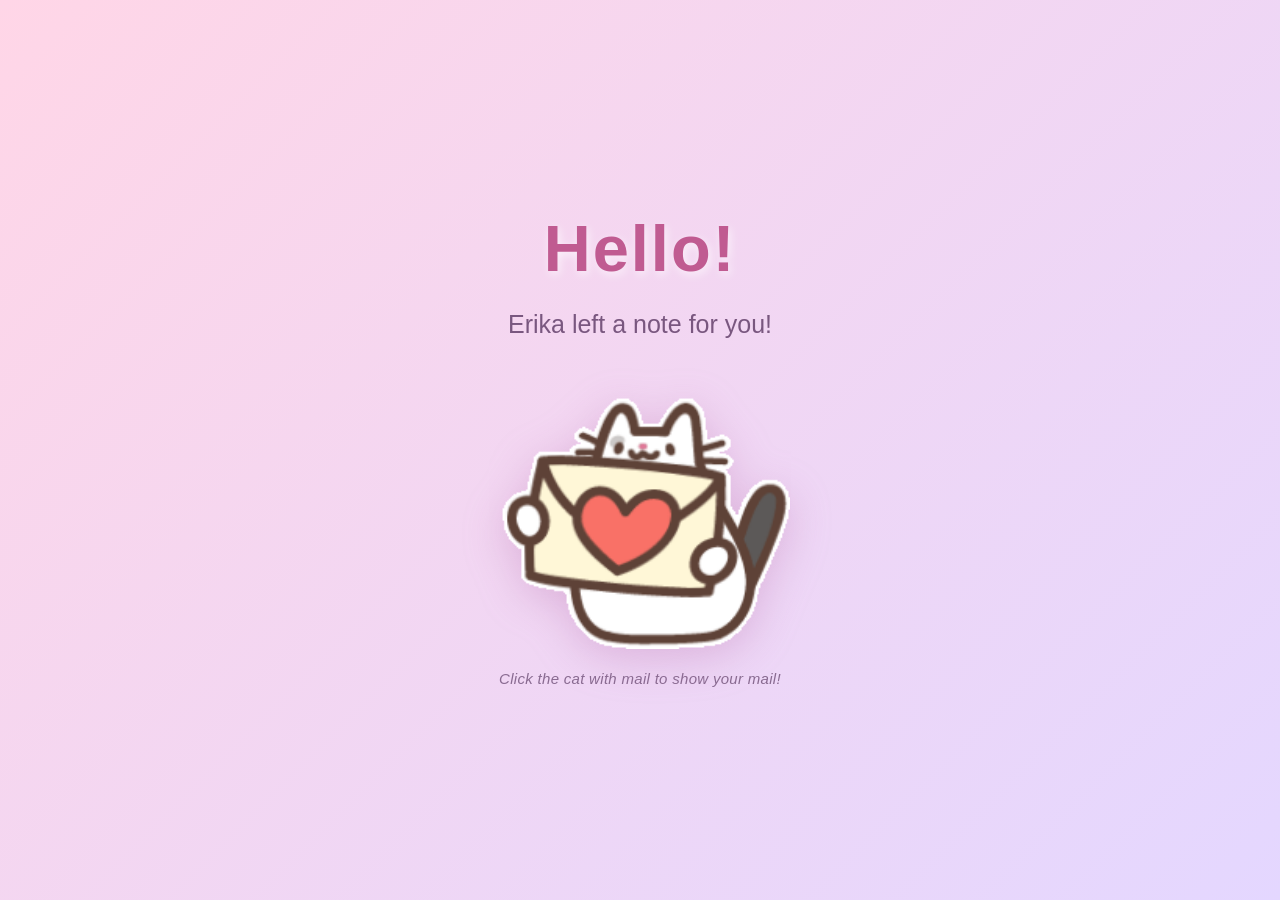
<file: index.html>
<!DOCTYPE html>
<html lang="en">
    <head>
    <meta charset ="UTF-8" />
  <meta name="viewport" content="width=device-width,initial-scale=1.0" />
  <title id="title">Wave 57</title>
  <link rel="stylesheet" href="./style.css" />
  <script src="music.js"></script>
    </head>

<body>
<div class="Greetings">Hello!</div>
<div class="Body">Erika left a note for you!</div>
<a href="mainpage.html" target="_blank">
    <img src="Photos/mail-love.gif" alt="main page" width="300">
</a>
<div class="note">Click the cat with mail to show your mail!</div>
    
<audio id="backgroundMusic" loop preload="auto">
        <source
            src="./bgmusic.mp3"
            type="audio/mpeg">
</audio>


</body>
</file>
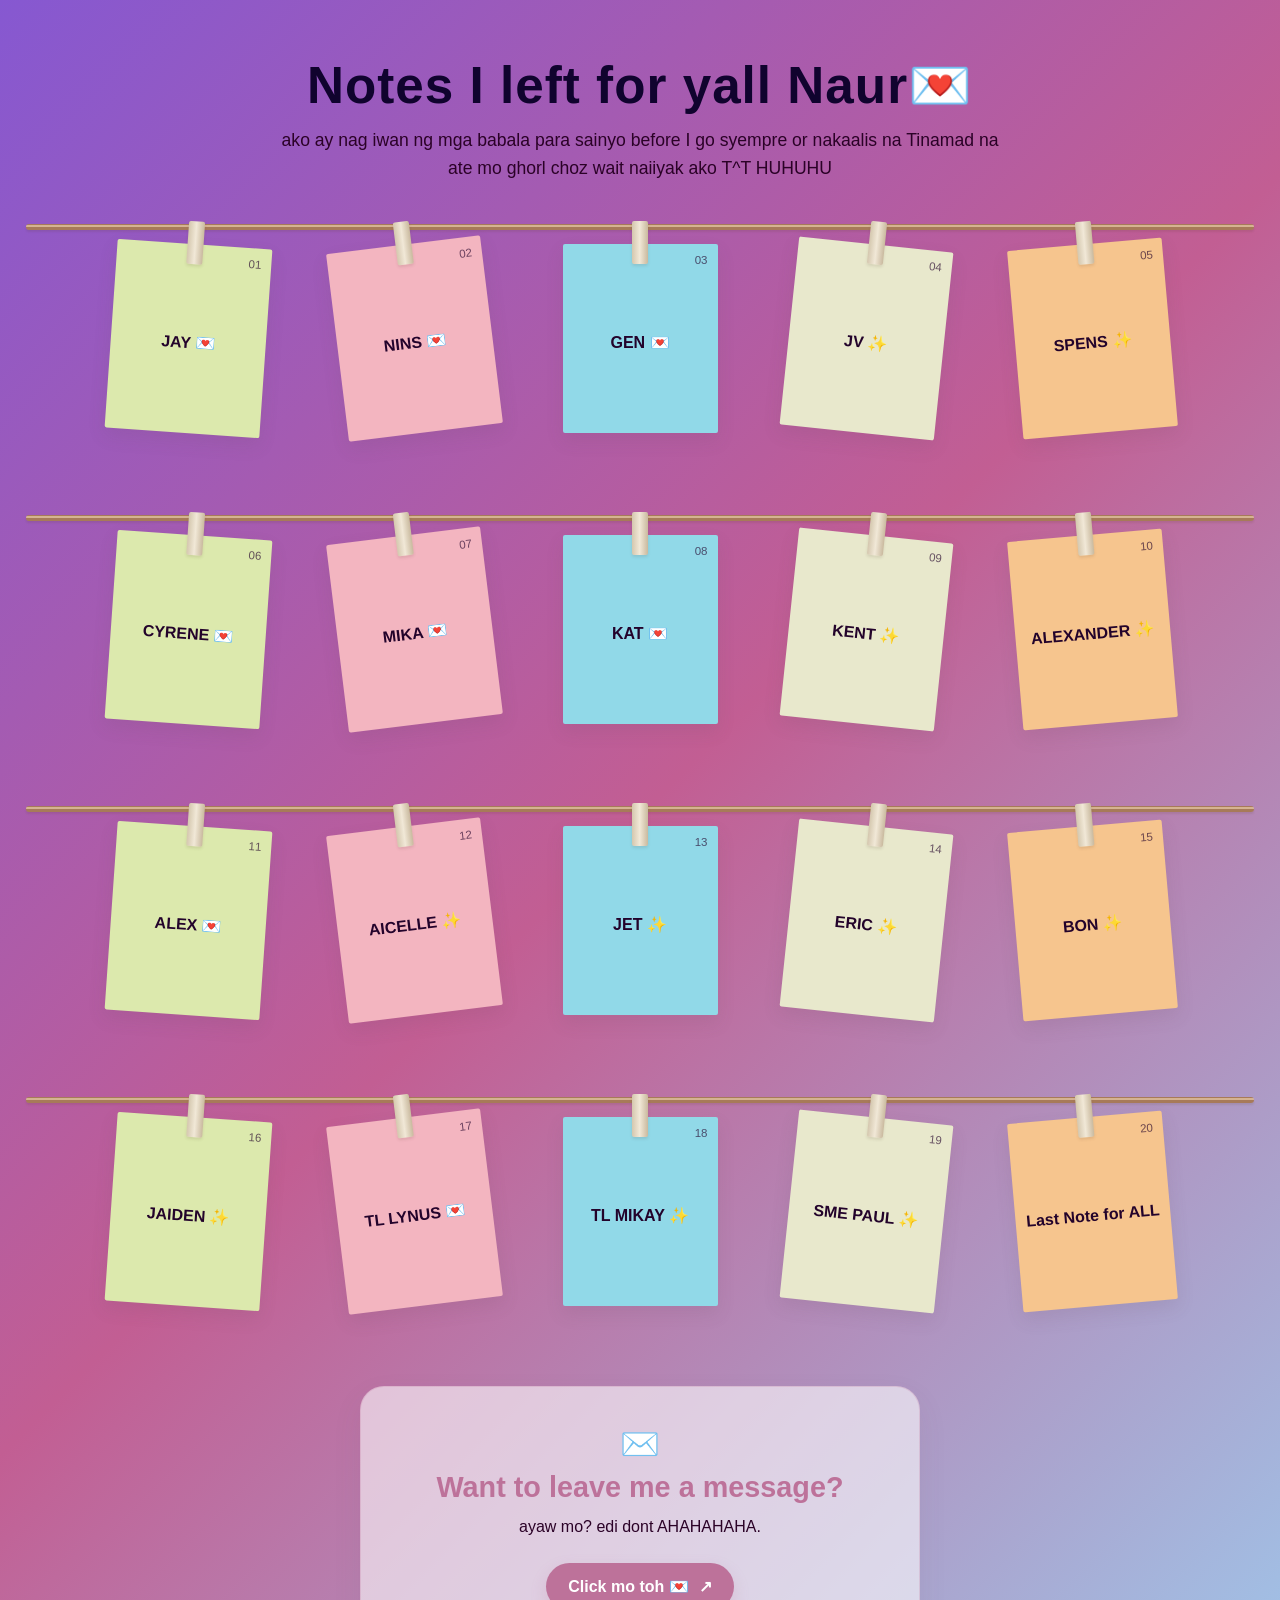
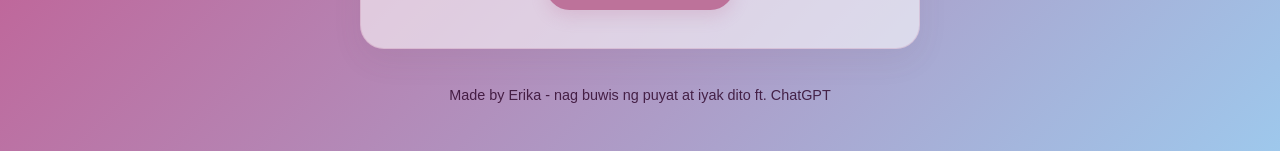
<file: mainpage.html>
<!DOCTYPE html>
<html lang="en">
<head>
  <meta charset="UTF-8">
  <meta name="viewport" content="width=device-width, initial-scale=1.0">
  <title>Little Notes for You 💌</title>
   <link rel="stylesheet" href="./mainpage.css" />
  <script src="script.js" defer></script>
  <script src="music.js" defer></script>
</head>
<body>
  <header>
    <h1>Notes I left for yall Naur💌</h1>
    <p>ako ay nag iwan ng mga babala para sainyo before I go syempre or nakaalis na Tinamad na ate mo ghorl choz wait naiiyak ako T^T HUHUHU </p>
  </header>

  <main class="clotheslines" aria-label="Twenty clickable notes">
    <section class="line-row" aria-label="Notes 1 to 5">
      <button class="note" data-index="0"><span class="note-number">01</span><span class="note-label">JAY 💌</span></button>
      <button class="note" data-index="1"><span class="note-number">02</span><span class="note-label">NINS 💌</span></button>
      <button class="note" data-index="2"><span class="note-number">03</span><span class="note-label">GEN 💌</span></button>
      <button class="note" data-index="3"><span class="note-number">04</span><span class="note-label">JV ✨</span></button>
      <button class="note" data-index="4"><span class="note-number">05</span><span class="note-label">SPENS ✨</span></button>
    </section>
    <section class="line-row" aria-label="Notes 6 to 10">
      <button class="note" data-index="5"><span class="note-number">06</span><span class="note-label">CYRENE 💌</span></button>
      <button class="note" data-index="6"><span class="note-number">07</span><span class="note-label">MIKA 💌</span></button>
      <button class="note" data-index="7"><span class="note-number">08</span><span class="note-label">KAT 💌</span></button>
      <button class="note" data-index="8"><span class="note-number">09</span><span class="note-label">KENT ✨</span></button>
      <button class="note" data-index="9"><span class="note-number">10</span><span class="note-label">ALEXANDER ✨</span></button>
    </section>
    <section class="line-row" aria-label="Notes 11 to 15">
      <button class="note" data-index="10"><span class="note-number">11</span><span class="note-label">ALEX 💌</span></button>
      <button class="note" data-index="11"><span class="note-number">12</span><span class="note-label">AICELLE ✨</span></button>
      <button class="note" data-index="12"><span class="note-number">13</span><span class="note-label">JET ✨</span></button>
      <button class="note" data-index="13"><span class="note-number">14</span><span class="note-label">ERIC ✨</span></button>
      <button class="note" data-index="14"><span class="note-number">15</span><span class="note-label">BON ✨</span></button>
    </section>
    <section class="line-row" aria-label="Notes 16 to 20">
      <button class="note" data-index="15"><span class="note-number">16</span><span class="note-label">JAIDEN ✨</span></button>
      <button class="note" data-index="16"><span class="note-number">17</span><span class="note-label">TL LYNUS 💌</span></button>
      <button class="note" data-index="17"><span class="note-number">18</span><span class="note-label">TL MIKAY ✨</span></button>
      <button class="note" data-index="18"><span class="note-number">19</span><span class="note-label">SME PAUL ✨</span></button>
      <button class="note" data-index="19"><span class="note-number">20</span><span class="note-label">Last Note for ALL</span></button>
    </section>
  </main>

  <section class="leave-message" aria-labelledby="leaveMessageTitle">
    <div class="leave-icon" aria-hidden="true">✉️</div>
    <h2 id="leaveMessageTitle">Want to leave me a message?</h2>
    <p>ayaw mo? edi dont AHAHAHAHA.</p>
    <a class="form-link" href="message.html" target="_blank" rel="noopener noreferrer">
      Click mo toh 💌 <span aria-hidden="true">↗</span>
    </a>
  </section>

  <p class="hint">Made by Erika - nag buwis ng puyat at iyak dito ft. ChatGPT</p> 

  <div class="modal" id="messageModal" role="dialog" aria-modal="true" aria-labelledby="messageTitle">
    <article class="letter">
      <button class="close" id="closeModal" aria-label="Close message">&times;</button>
      <div class="heart">💌</div>
      <h2 id="messageTitle">A little note for you</h2>
      <p id="messageText"></p>
    </article>
  </div>

  <audio id="backgroundMusic" loop preload="auto">
        <source
            src="./bgmusic.mp3"
            type="audio/mpeg">
    </audio>
</body>
</html>
</file>
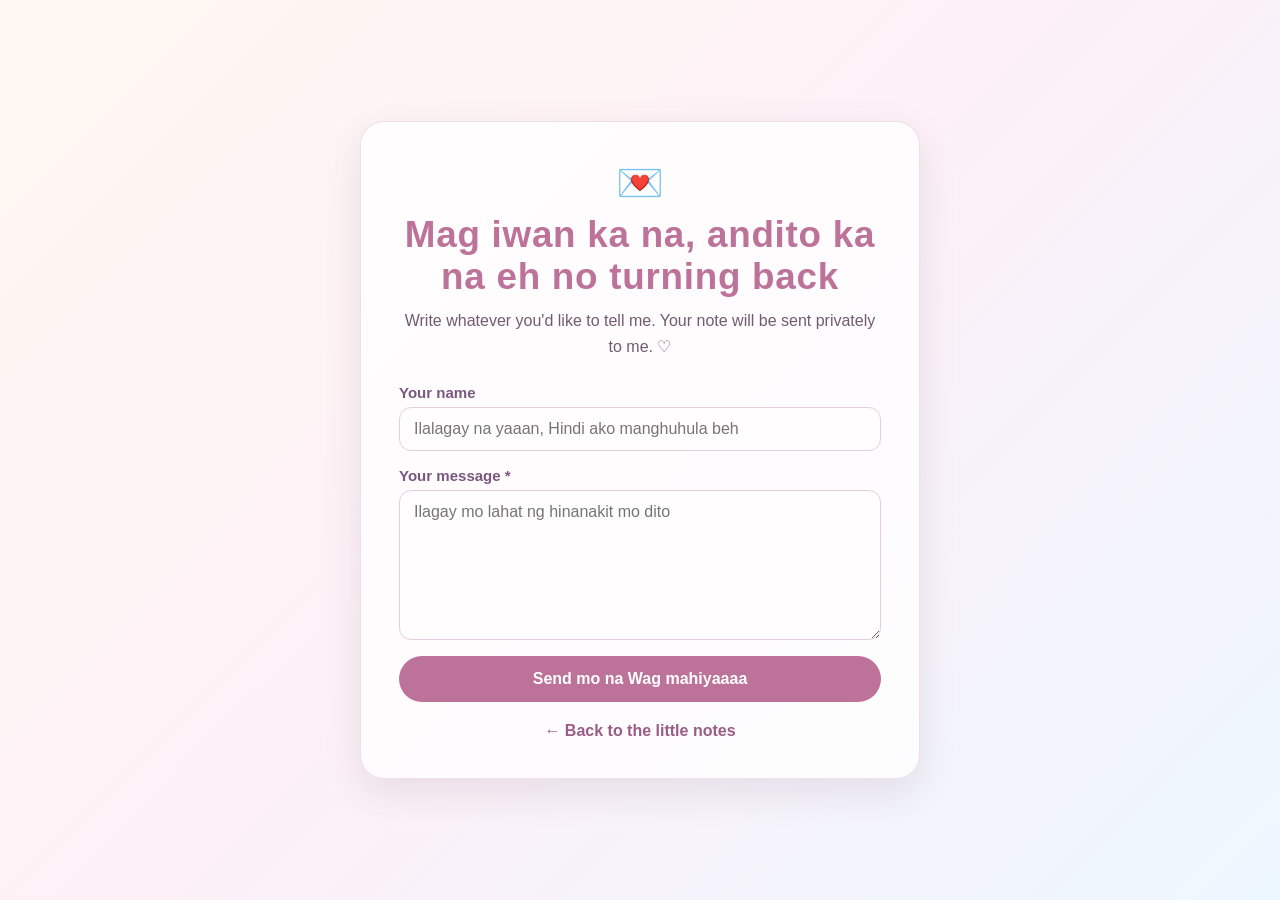
<file: message.html>
<!DOCTYPE html>
<html lang="en">
<head>
  <meta charset="UTF-8">
  <meta name="viewport" content="width=device-width, initial-scale=1.0">
  <title>Leave Erika a Message 💌</title>
  <link rel="stylesheet" href="./message.css">
  <script src="message.js" defer></script>
</head>
<body class="message-page">
  <main class="message-card">
    <div class="message-emoji" aria-hidden="true">💌</div>
    <h1>Mag iwan ka na, andito ka na eh no turning back</h1>
    <p class="intro">Write whatever you'd like to tell me. Your note will be sent privately to me. ♡</p>

    <form class="message-form" id="messageForm">
  
      <input type="hidden" name="access_key" value="a12e560e-4b86-4690-8ce2-b3a97bf4ece1">
      <input type="hidden" name="subject" value="A new message from Wave 57">
      <input type="checkbox" name="botcheck" class="hidden" style="display:none">

      <div>
        <label for="senderName">Your name</label>
        <input id="senderName" name="name" type="text" maxlength="100" placeholder="Ilalagay na yaaan, Hindi ako manghuhula beh">
      </div>
      <div>
        <label for="senderMessage">Your message *</label>
        <textarea id="senderMessage" name="message" maxlength="5000" required placeholder="Ilagay mo lahat ng hinanakit mo dito"></textarea>
      </div>

      <button class="message-submit" id="submitMessage" type="submit">Send mo na Wag mahiyaaaa</button>
      <p class="form-status" id="formStatus" role="status" aria-live="polite"></p>
    </form>

    <div style="text-align:center">
      <a class="back-link" href="index.html">← Back to the little notes</a>
    </div>
  </main>
</body>
</html>
</file>
<file: style.css>
* {
    margin: 0;
    padding: 0;
    box-sizing: border-box;
}

html {
    min-height: 100%;
}

body {
    min-height: 100vh;
    min-height: 100dvh;
    width: 100%;

    display: flex;
    flex-direction: column;
    justify-content: center;
    align-items: center;

    text-align: center;
    padding: 40px 20px;
    gap: 18px;

    background: linear-gradient(
        135deg,
        #ffd6e7,
        #e4d7ff,
        #c9edff,
        #ffe4f3
    );

    background-size: 300% 300%;
    animation: gradientMove 12s ease infinite;

    font-family: "Segoe UI", Arial, sans-serif;
    color: #674568;

    overflow-wrap: break-word;
}
@keyframes gradientMove {
    0% {
        background-position: 0% 50%;
    }

    50% {
        background-position: 100% 50%;
    }

    100% {
        background-position: 0% 50%;
    }
}

.Greetings {
    font-size: clamp(38px, 8vw, 65px);
    font-weight: 700;
    line-height: 1.2;
    color: #c05b91;
    letter-spacing: 2px;

    text-shadow: 2px 3px 10px #ffffffaa;
}

.Body {
    width: 100%;
    max-width: 500px;

    font-size: clamp(17px, 4vw, 25px);
    line-height: 1.5;
    color: #79577f;
}

a {
    display: inline-block;
    max-width: 100%;

    border-radius: 25px;
    text-decoration: none;

    transition: transform 0.3s ease,
                filter 0.3s ease;

    -webkit-tap-highlight-color: transparent;
}

a img {
    display: block;

    width: clamp(180px, 65vw, 300px);
    max-width: 100%;
    height: auto;

    border-radius: 25px;

    filter: drop-shadow(
        0 10px 20px #b66eaa55
    );
}

@media (hover: hover) and (pointer: fine) {
    a:hover {
        transform: scale(1.06);
        filter: brightness(1.05);
    }
}

a:active {
    transform: scale(0.96);
}

a:focus-visible {
    outline: 3px solid #c05b91;
    outline-offset: 6px;
}

.note {
    width: 100%;
    max-width: 350px;

    font-size: clamp(13px, 3.5vw, 15px);
    line-height: 1.6;

    color: #896b91;
    font-style: italic;
    letter-spacing: 0.3px;
}

@media (max-width: 380px) {
    body {
        padding: 25px 16px;
        gap: 14px;
    }

    .Greetings {
        letter-spacing: 1px;
    }

    a img {
        width: min(220px, 70vw);
    }
}

@media (max-height: 500px) and (orientation: landscape) {
    body {
        justify-content: flex-start;
        padding-top: 20px;
        padding-bottom: 20px;
        gap: 12px;
    }

    .Greetings {
        font-size: clamp(30px, 7vh, 42px);
    }

    a img {
        width: min(150px, 35vw);
    }
}

@media (prefers-reduced-motion: reduce) {
    body {
        animation: none;
    }

    a {
        transition: none;
    }
}
</file>
<file: mainpage.css>
:root {
  --ink: #2b0227;
  --paper-shadow: 0 8px 18px rgba(100, 75, 90, .12);
}

* { box-sizing: border-box; }

body {
  margin: 0;
  min-height: 100vh;
  padding: clamp(24px, 5vw, 56px) clamp(14px, 4vw, 44px) 48px;
  font-family: "Segoe UI", Tahoma, sans-serif;
  color: var(--ink);
  background: linear-gradient(135deg, #8658d1, #c25e93 48%, #9ec8ec);
  text-align: center;
}

header { max-width: 720px; margin: 0 auto 34px; }

h1 {
  margin: 0 0 10px;
  font-size: clamp(2rem, 6vw, 3.2rem);
  color: #10032e;
  letter-spacing: .02em;
}

header p {
  margin: 0;
  font-size: clamp(.95rem, 2.6vw, 1.1rem);
  line-height: 1.6;
}

.clotheslines {
  width: min(1100px, 100%);
  margin: 0 auto;
  display: grid;
  gap: clamp(40px, 7vw, 74px);
}

.line-row {
  position: relative;
  display: grid;
  grid-template-columns: repeat(5, minmax(0, 1fr));
  gap: clamp(10px, 3vw, 30px);
  padding: 18px 0 0;
}

.line-row::before {
  content: "";
  position: absolute;
  z-index: 0;
  left: -5vw;
  right: -5vw;
  top: 8px;
  height: 6px;
  border-radius: 10px;
  background: repeating-linear-gradient(0deg, #a77a59 0 3px, #d5b391 3px 5px);
  box-shadow: 0 2px 2px rgba(80, 55, 35, .12);
}

.note {
  --paper: #dce9ad;
  position: relative;
  z-index: 1;
  justify-self: center;
  width: 100%;
  max-width: 155px;
  min-width: 0;
  aspect-ratio: .82;
  margin-top: 10px;
  padding: 20px 10px 12px;
  border: 0;
  border-radius: 2px;
  background: var(--paper);
  color: #23032b;
  box-shadow: var(--paper-shadow);
  cursor: pointer;
  font: inherit;
  display: flex;
  align-items: center;
  justify-content: center;
  transition: transform .22s ease, box-shadow .22s ease;
  transform: rotate(var(--tilt, -2deg));
  -webkit-tap-highlight-color: transparent;
}

.note::before {
  content: "";
  position: absolute;
  z-index: 2;
  top: -23px;
  left: calc(50% - 8px);
  width: 16px;
  height: 43px;
  border-radius: 2px;
  background: linear-gradient(90deg, #d4c7ae, #f1e8d7 48%, #c9b99e);
  box-shadow: 0 2px 3px rgba(80, 60, 40, .12);
}

.note::after {
  content: "";
  position: absolute;
  top: -18px;
  left: calc(50% - 2px);
  width: 4px;
  height: 4px;
  border-radius: 50%;
  background: #fff8e9;
  box-shadow: 0 13px 0 #fff8e9;
}

.note-number {
  position: absolute;
  top: 10px;
  right: 10px;
  font-size: .72rem;
  opacity: .65;
}

.note-label {
  font-size: clamp(.82rem, 1.7vw, 1rem);
  font-weight: 600;
  line-height: 1.35;
  overflow-wrap: anywhere;
}

.note:hover, .note:focus-visible {
  transform: translateY(-5px) rotate(0deg);
  box-shadow: 0 14px 24px rgba(100, 75, 90, .2);
  outline: 3px solid rgba(189, 114, 154, .35);
  outline-offset: 3px;
}

.note:active { transform: scale(.97); }

.note:nth-child(5n + 1) { --paper: #dce9ad; --tilt: 4deg; }
.note:nth-child(5n + 2) { --paper: #f3b5c0; --tilt: -7deg; }
.note:nth-child(5n + 3) { --paper: #91d9e8; --tilt: 0deg; }
.note:nth-child(5n + 4) { --paper: #e8e8cc; --tilt: 6deg; }
.note:nth-child(5n)     { --paper: #f6c58e; --tilt: -5deg; }
.note:nth-child(7n)     { --paper: #d9c5f0; }

.hint { margin: 38px auto 0; font-size: .9rem; opacity: .8; }

.modal {
  position: fixed;
  inset: 0;
  z-index: 10;
  display: none;
  align-items: center;
  justify-content: center;
  padding: 20px;
  background: rgba(76, 57, 75, .4);
  backdrop-filter: blur(5px);
}

.modal.open { display: flex; }

.letter {
  position: relative;
  width: min(460px, 100%);
  max-height: 85vh;
  overflow-y: auto;
  padding: 34px 26px 28px;
  border: 1px solid rgba(255,255,255,.8);
  border-radius: 22px;
  background: linear-gradient(145deg, #fffdf7, #fff0f6);
  box-shadow: 0 24px 70px rgba(54, 35, 54, .25);
  animation: pop-in .22s ease-out;
}

@keyframes pop-in {
  from { opacity: 0; transform: translateY(10px) scale(.97); }
  to { opacity: 1; transform: translateY(0) scale(1); }
}

.letter .heart { font-size: 2rem; margin-bottom: 8px; }
.letter h2 { margin: 0 32px 14px; color: #bd729a; font-size: 1.6rem; }
.letter p { white-space: pre-line; line-height: 1.75; margin: 0; overflow-wrap: anywhere; }

.close {
  position: absolute;
  top: 12px;
  right: 14px;
  width: 38px;
  height: 38px;
  border: 0;
  border-radius: 50%;
  background: #f7dce9;
  color: #805b75;
  font-size: 1.45rem;
  cursor: pointer;
}

.close:hover { background: #f1c6db; }

@media (max-width: 650px) {
  body { padding-left: 16px; padding-right: 16px; }
  .clotheslines { gap: 42px; }
  .line-row { gap: 9px; grid-template-columns: repeat(5, minmax(0, 1fr)); }
  .note { aspect-ratio: .72; padding: 18px 5px 8px; margin-top: 8px; }
  .note::before { top: -21px; height: 39px; width: 13px; left: calc(50% - 6.5px); }
  .note::after { top: -16px; left: calc(50% - 2px); }
  .note-label { font-size: clamp(.62rem, 2.6vw, .85rem); }
  .note-number { top: 6px; right: 5px; font-size: .6rem; }
  .line-row::before { left: -16px; right: -16px; }
}

@media (max-width: 360px) {
  .line-row { gap: 6px; }
  .note { padding-left: 3px; padding-right: 3px; }
  .note-label { font-size: .6rem; }
}


.leave-message {
  width: min(560px, 100%);
  margin: clamp(46px, 8vw, 80px) auto 0;
  padding: clamp(24px, 5vw, 38px) clamp(18px, 4vw, 32px);
  border: 1px solid rgba(189, 114, 154, .22);
  border-radius: 24px;
  background: rgba(255, 255, 255, .58);
  box-shadow: 0 12px 30px rgba(100, 75, 90, .08);
}

.leave-icon { font-size: 2rem; margin-bottom: 8px; }

.leave-message h2 {
  margin: 0 0 10px;
  color: #bd729a;
  font-size: clamp(1.3rem, 4vw, 1.8rem);
}

.leave-message p {
  margin: 0 auto 22px;
  max-width: 420px;
  line-height: 1.65;
  font-size: clamp(.92rem, 2.5vw, 1rem);
}

.form-link {
  display: inline-flex;
  align-items: center;
  justify-content: center;
  gap: 10px;
  max-width: 100%;
  padding: 13px 22px;
  border-radius: 999px;
  background: #bd729a;
  color: #fff;
  text-decoration: none;
  font-weight: 700;
  line-height: 1.35;
  box-shadow: 0 7px 16px rgba(189, 114, 154, .22);
  transition: transform .2s ease, background .2s ease, box-shadow .2s ease;
  overflow-wrap: anywhere;
}

.form-link:hover,
.form-link:focus-visible {
  background: #a95e86;
  transform: translateY(-2px);
  box-shadow: 0 10px 22px rgba(189, 114, 154, .3);
}

.form-link:focus-visible {
  outline: 3px solid #d9a8c4;
  outline-offset: 4px;
}

@media (max-width: 420px) {
  .leave-message { border-radius: 18px; }
  .form-link { width: 100%; padding: 13px 15px; }
}

@media (prefers-reduced-motion: reduce) {
  .form-link { transition: none; }
}

@media (prefers-reduced-motion: reduce) {
  *, *::before, *::after { animation: none !important; transition: none !important; }
}


.message-page {
  min-height: 100vh;
  min-height: 100dvh;
  display: flex;
  flex-direction: column;
  justify-content: center;
  align-items: center;
  padding: 28px 16px;
}

.message-card {
  width: min(560px, 100%);
  margin: 0 auto;
  padding: clamp(22px, 5vw, 38px);
  border: 1px solid rgba(189, 114, 154, .22);
  border-radius: 24px;
  background: rgba(255, 255, 255, .78);
  box-shadow: 0 14px 38px rgba(100, 75, 90, .12);
  text-align: left;
}

.message-card .message-emoji { text-align: center; font-size: 2.4rem; }
.message-card h1 {
  margin: 8px 0 10px;
  color: #bd729a;
  font-size: clamp(1.65rem, 5vw, 2.3rem);
  text-align: center;
}
.message-card .intro {
  margin: 0 auto 24px;
  line-height: 1.65;
  text-align: center;
  font-size: 1rem;
}

.message-form { display: grid; gap: 16px; }
.message-form label {
  display: block;
  margin-bottom: 6px;
  color: #79577f;
  font-size: .94rem;
  font-weight: 650;
}
.message-form input,
.message-form textarea {
  display: block;
  width: 100%;
  min-width: 0;
  padding: 12px 14px;
  border: 1px solid #e5cddd;
  border-radius: 12px;
  background: #fffdfd;
  color: #674568;
  font: inherit;
  font-size: 16px;
  outline: none;
}
.message-form textarea { min-height: 150px; resize: vertical; }
.message-form input:focus,
.message-form textarea:focus {
  border-color: #bd729a;
  box-shadow: 0 0 0 3px rgba(189, 114, 154, .15);
}
.message-submit {
  width: 100%;
  border: 0;
  border-radius: 999px;
  padding: 14px 20px;
  background: #bd729a;
  color: white;
  font: inherit;
  font-weight: 700;
  cursor: pointer;
  transition: background .2s ease, transform .2s ease;
}
.message-submit:hover { background: #a95e86; transform: translateY(-1px); }
.message-submit:disabled { opacity: .65; cursor: wait; transform: none; }
.form-status {
  display: none;
  margin: 0;
  padding: 12px 14px;
  border-radius: 12px;
  line-height: 1.5;
  overflow-wrap: anywhere;
}
.form-status.visible { display: block; }
.form-status.success { color: #245c42; background: #e5f6eb; }
.form-status.error { color: #873d4e; background: #ffeaee; }
.back-link {
  display: inline-block;
  margin-top: 20px;
  color: #9b5d86;
  text-decoration: none;
  font-weight: 600;
}
.back-link:hover { text-decoration: underline; }

@media (max-width: 420px) {
  .message-card { border-radius: 18px; }
}
</file>
<file: message.css>
:root {
  --ink: #725b70;
  --paper-shadow: 0 8px 18px rgba(100, 75, 90, .12);
}

* { box-sizing: border-box; }

body {
  margin: 0;
  min-height: 100vh;
  padding: clamp(24px, 5vw, 56px) clamp(14px, 4vw, 44px) 48px;
  font-family: "Segoe UI", Tahoma, sans-serif;
  color: var(--ink);
  background: linear-gradient(135deg, #fff8f1, #fdf0f7 48%, #edf7ff);
  text-align: center;
}

header { max-width: 720px; margin: 0 auto 34px; }

h1 {
  margin: 0 0 10px;
  font-size: clamp(2rem, 6vw, 3.2rem);
  color: #bd729a;
  letter-spacing: .02em;
}

header p {
  margin: 0;
  font-size: clamp(.95rem, 2.6vw, 1.1rem);
  line-height: 1.6;
}

.clotheslines {
  width: min(1100px, 100%);
  margin: 0 auto;
  display: grid;
  gap: clamp(40px, 7vw, 74px);
}

.line-row {
  position: relative;
  display: grid;
  grid-template-columns: repeat(5, minmax(0, 1fr));
  gap: clamp(10px, 3vw, 30px);
  padding: 18px 0 0;
}

.line-row::before {
  content: "";
  position: absolute;
  z-index: 0;
  left: -5vw;
  right: -5vw;
  top: 8px;
  height: 6px;
  border-radius: 10px;
  background: repeating-linear-gradient(0deg, #a77a59 0 3px, #d5b391 3px 5px);
  box-shadow: 0 2px 2px rgba(80, 55, 35, .12);
}

.note {
  --paper: #dce9ad;
  position: relative;
  z-index: 1;
  justify-self: center;
  width: 100%;
  max-width: 155px;
  min-width: 0;
  aspect-ratio: .82;
  margin-top: 10px;
  padding: 20px 10px 12px;
  border: 0;
  border-radius: 2px;
  background: var(--paper);
  color: #6e6670;
  box-shadow: var(--paper-shadow);
  cursor: pointer;
  font: inherit;
  display: flex;
  align-items: center;
  justify-content: center;
  transition: transform .22s ease, box-shadow .22s ease;
  transform: rotate(var(--tilt, -2deg));
  -webkit-tap-highlight-color: transparent;
}

.note::before {
  content: "";
  position: absolute;
  z-index: 2;
  top: -23px;
  left: calc(50% - 8px);
  width: 16px;
  height: 43px;
  border-radius: 2px;
  background: linear-gradient(90deg, #d4c7ae, #f1e8d7 48%, #c9b99e);
  box-shadow: 0 2px 3px rgba(80, 60, 40, .12);
}

.note::after {
  content: "";
  position: absolute;
  top: -18px;
  left: calc(50% - 2px);
  width: 4px;
  height: 4px;
  border-radius: 50%;
  background: #fff8e9;
  box-shadow: 0 13px 0 #fff8e9;
}

.note-number {
  position: absolute;
  top: 10px;
  right: 10px;
  font-size: .72rem;
  opacity: .65;
}

.note-label {
  font-size: clamp(.82rem, 1.7vw, 1rem);
  font-weight: 600;
  line-height: 1.35;
  overflow-wrap: anywhere;
}

.note:hover, .note:focus-visible {
  transform: translateY(-5px) rotate(0deg);
  box-shadow: 0 14px 24px rgba(100, 75, 90, .2);
  outline: 3px solid rgba(189, 114, 154, .35);
  outline-offset: 3px;
}

.note:active { transform: scale(.97); }

.note:nth-child(5n + 1) { --paper: #dce9ad; --tilt: 4deg; }
.note:nth-child(5n + 2) { --paper: #f3b5c0; --tilt: -7deg; }
.note:nth-child(5n + 3) { --paper: #91d9e8; --tilt: 0deg; }
.note:nth-child(5n + 4) { --paper: #e8e8cc; --tilt: 6deg; }
.note:nth-child(5n)     { --paper: #f6c58e; --tilt: -5deg; }
.note:nth-child(7n)     { --paper: #d9c5f0; }

.hint { margin: 38px auto 0; font-size: .9rem; opacity: .8; }

.modal {
  position: fixed;
  inset: 0;
  z-index: 10;
  display: none;
  align-items: center;
  justify-content: center;
  padding: 20px;
  background: rgba(76, 57, 75, .4);
  backdrop-filter: blur(5px);
}

.modal.open { display: flex; }

.letter {
  position: relative;
  width: min(460px, 100%);
  max-height: 85vh;
  overflow-y: auto;
  padding: 34px 26px 28px;
  border: 1px solid rgba(255,255,255,.8);
  border-radius: 22px;
  background: linear-gradient(145deg, #fffdf7, #fff0f6);
  box-shadow: 0 24px 70px rgba(54, 35, 54, .25);
  animation: pop-in .22s ease-out;
}

@keyframes pop-in {
  from { opacity: 0; transform: translateY(10px) scale(.97); }
  to { opacity: 1; transform: translateY(0) scale(1); }
}

.letter .heart { font-size: 2rem; margin-bottom: 8px; }
.letter h2 { margin: 0 32px 14px; color: #bd729a; font-size: 1.6rem; }
.letter p { white-space: pre-line; line-height: 1.75; margin: 0; overflow-wrap: anywhere; }

.close {
  position: absolute;
  top: 12px;
  right: 14px;
  width: 38px;
  height: 38px;
  border: 0;
  border-radius: 50%;
  background: #f7dce9;
  color: #805b75;
  font-size: 1.45rem;
  cursor: pointer;
}

.close:hover { background: #f1c6db; }

@media (max-width: 650px) {
  body { padding-left: 16px; padding-right: 16px; }
  .clotheslines { gap: 42px; }
  .line-row { gap: 9px; grid-template-columns: repeat(5, minmax(0, 1fr)); }
  .note { aspect-ratio: .72; padding: 18px 5px 8px; margin-top: 8px; }
  .note::before { top: -21px; height: 39px; width: 13px; left: calc(50% - 6.5px); }
  .note::after { top: -16px; left: calc(50% - 2px); }
  .note-label { font-size: clamp(.62rem, 2.6vw, .85rem); }
  .note-number { top: 6px; right: 5px; font-size: .6rem; }
  .line-row::before { left: -16px; right: -16px; }
}

@media (max-width: 360px) {
  .line-row { gap: 6px; }
  .note { padding-left: 3px; padding-right: 3px; }
  .note-label { font-size: .6rem; }
}


.leave-message {
  width: min(560px, 100%);
  margin: clamp(46px, 8vw, 80px) auto 0;
  padding: clamp(24px, 5vw, 38px) clamp(18px, 4vw, 32px);
  border: 1px solid rgba(189, 114, 154, .22);
  border-radius: 24px;
  background: rgba(255, 255, 255, .58);
  box-shadow: 0 12px 30px rgba(100, 75, 90, .08);
}

.leave-icon { font-size: 2rem; margin-bottom: 8px; }

.leave-message h2 {
  margin: 0 0 10px;
  color: #bd729a;
  font-size: clamp(1.3rem, 4vw, 1.8rem);
}

.leave-message p {
  margin: 0 auto 22px;
  max-width: 420px;
  line-height: 1.65;
  font-size: clamp(.92rem, 2.5vw, 1rem);
}

.form-link {
  display: inline-flex;
  align-items: center;
  justify-content: center;
  gap: 10px;
  max-width: 100%;
  padding: 13px 22px;
  border-radius: 999px;
  background: #bd729a;
  color: #fff;
  text-decoration: none;
  font-weight: 700;
  line-height: 1.35;
  box-shadow: 0 7px 16px rgba(189, 114, 154, .22);
  transition: transform .2s ease, background .2s ease, box-shadow .2s ease;
  overflow-wrap: anywhere;
}

.form-link:hover,
.form-link:focus-visible {
  background: #a95e86;
  transform: translateY(-2px);
  box-shadow: 0 10px 22px rgba(189, 114, 154, .3);
}

.form-link:focus-visible {
  outline: 3px solid #d9a8c4;
  outline-offset: 4px;
}

@media (max-width: 420px) {
  .leave-message { border-radius: 18px; }
  .form-link { width: 100%; padding: 13px 15px; }
}

@media (prefers-reduced-motion: reduce) {
  .form-link { transition: none; }
}

@media (prefers-reduced-motion: reduce) {
  *, *::before, *::after { animation: none !important; transition: none !important; }
}

.message-page {
  min-height: 100vh;
  min-height: 100dvh;
  display: flex;
  flex-direction: column;
  justify-content: center;
  align-items: center;
  padding: 28px 16px;
}

.message-card {
  width: min(560px, 100%);
  margin: 0 auto;
  padding: clamp(22px, 5vw, 38px);
  border: 1px solid rgba(189, 114, 154, .22);
  border-radius: 24px;
  background: rgba(255, 255, 255, .78);
  box-shadow: 0 14px 38px rgba(100, 75, 90, .12);
  text-align: left;
}

.message-card .message-emoji { text-align: center; font-size: 2.4rem; }
.message-card h1 {
  margin: 8px 0 10px;
  color: #bd729a;
  font-size: clamp(1.65rem, 5vw, 2.3rem);
  text-align: center;
}
.message-card .intro {
  margin: 0 auto 24px;
  line-height: 1.65;
  text-align: center;
  font-size: 1rem;
}

.message-form { display: grid; gap: 16px; }
.message-form label {
  display: block;
  margin-bottom: 6px;
  color: #79577f;
  font-size: .94rem;
  font-weight: 650;
}
.message-form input,
.message-form textarea {
  display: block;
  width: 100%;
  min-width: 0;
  padding: 12px 14px;
  border: 1px solid #e5cddd;
  border-radius: 12px;
  background: #fffdfd;
  color: #674568;
  font: inherit;
  font-size: 16px;
  outline: none;
}
.message-form textarea { min-height: 150px; resize: vertical; }
.message-form input:focus,
.message-form textarea:focus {
  border-color: #bd729a;
  box-shadow: 0 0 0 3px rgba(189, 114, 154, .15);
}
.message-submit {
  width: 100%;
  border: 0;
  border-radius: 999px;
  padding: 14px 20px;
  background: #bd729a;
  color: white;
  font: inherit;
  font-weight: 700;
  cursor: pointer;
  transition: background .2s ease, transform .2s ease;
}
.message-submit:hover { background: #a95e86; transform: translateY(-1px); }
.message-submit:disabled { opacity: .65; cursor: wait; transform: none; }
.form-status {
  display: none;
  margin: 0;
  padding: 12px 14px;
  border-radius: 12px;
  line-height: 1.5;
  overflow-wrap: anywhere;
}
.form-status.visible { display: block; }
.form-status.success { color: #245c42; background: #e5f6eb; }
.form-status.error { color: #873d4e; background: #ffeaee; }
.back-link {
  display: inline-block;
  margin-top: 20px;
  color: #9b5d86;
  text-decoration: none;
  font-weight: 600;
}
.back-link:hover { text-decoration: underline; }

@media (max-width: 420px) {
  .message-card { border-radius: 18px; }
}
</file>
